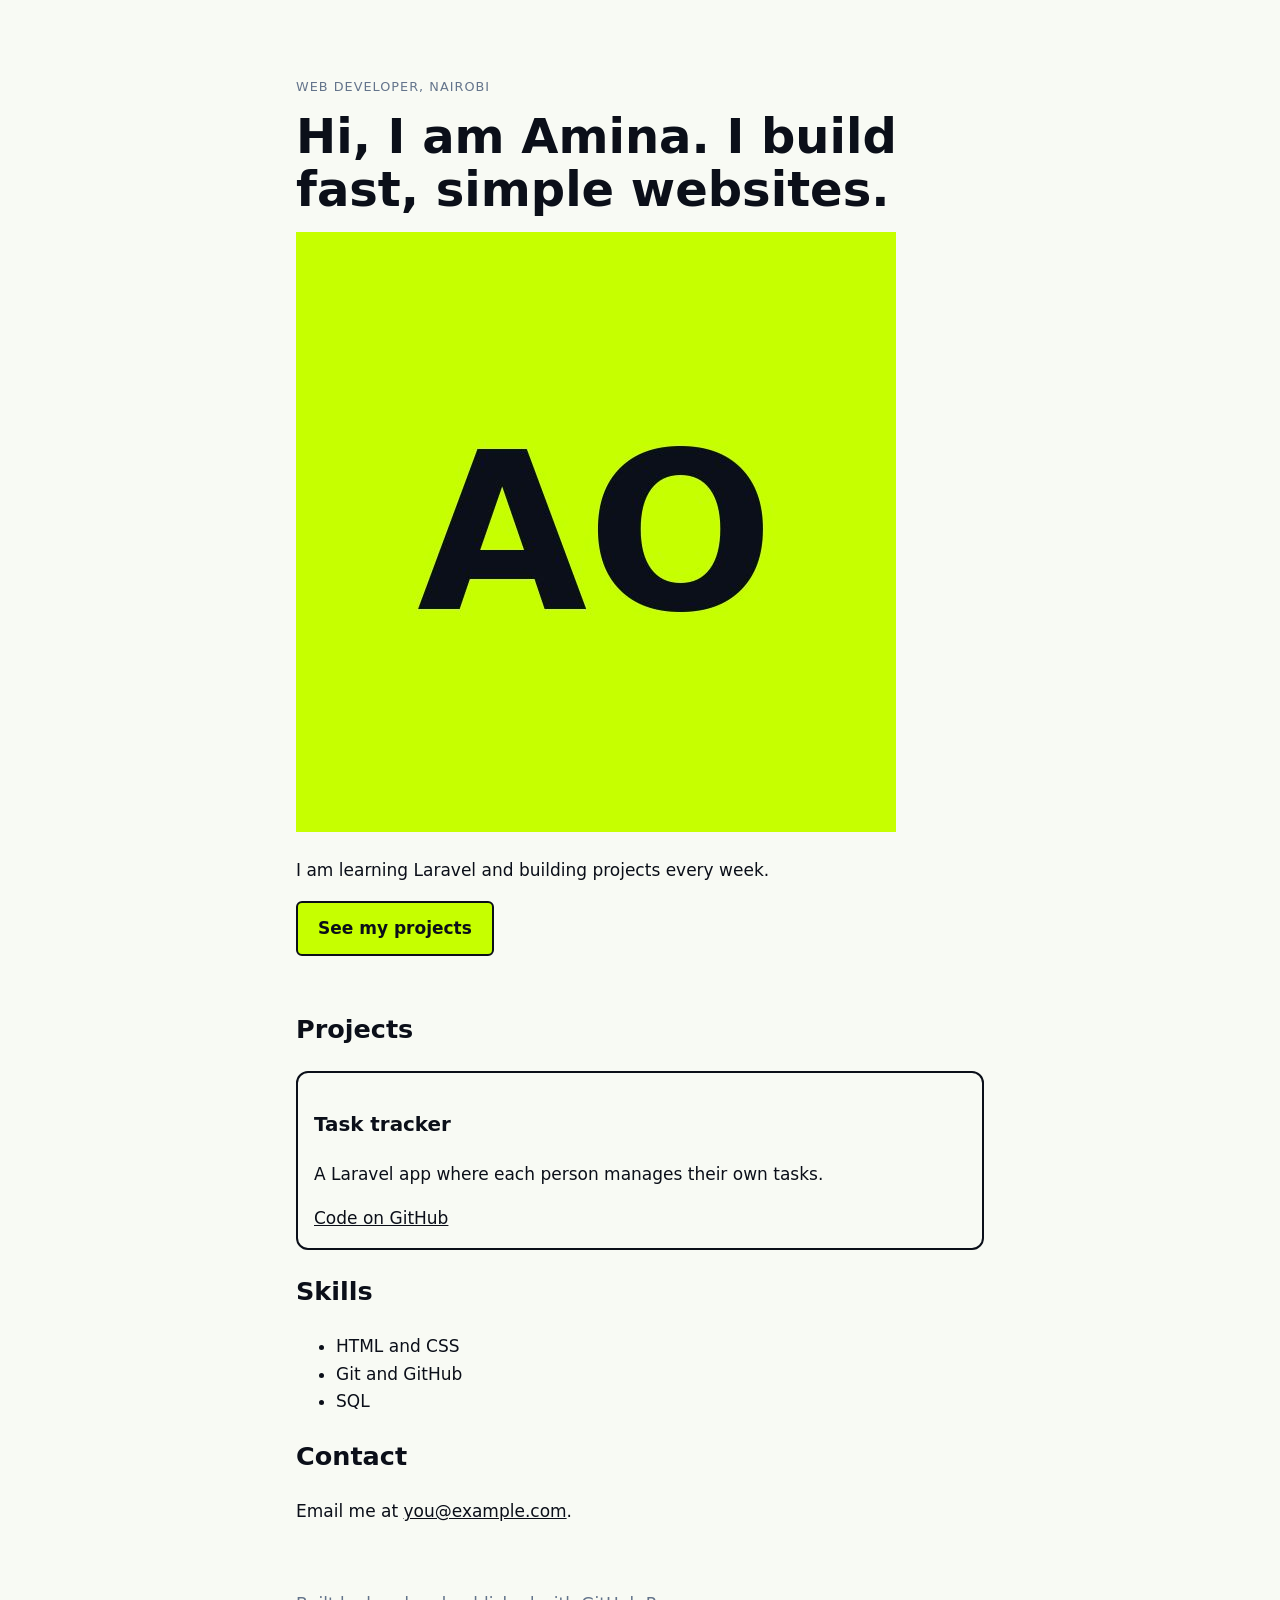
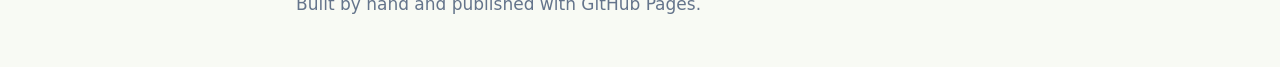
<file: finished/index.html>
<!doctype html>
<html lang="en">
<head>
  <meta charset="utf-8">
  <meta name="viewport" content="width=device-width, initial-scale=1">
  <title>Amina Otieno, web developer</title>
  <meta name="description" content="Amina Otieno builds fast, accessible websites with Laravel. Projects, skills and contact.">
  <link rel="stylesheet" href="styles.css">
</head>
<body>
  <header class="wrap">
    <p class="kicker">Web developer, Nairobi</p>
    <h1>Hi, I am Amina. I build fast, simple websites.</h1>
    <img src="images/me.jpg" alt="Placeholder avatar: the letters AO on a lime square" width="600" height="600">
    <p>I am learning Laravel and building projects every week.</p>
    <a class="button" href="#projects">See my projects</a>
  </header>

  <main class="wrap">
    <section id="projects">
      <h2>Projects</h2>
      <article class="card">
        <h3>Task tracker</h3>
        <p>A Laravel app where each person manages their own tasks.</p>
        <a href="https://github.com/your-username/task-tracker">Code on GitHub</a>
      </article>
    </section>

    <section id="skills">
      <h2>Skills</h2>
      <ul>
        <li>HTML and CSS</li>
        <li>Git and GitHub</li>
        <li>SQL</li>
      </ul>
    </section>

    <section id="contact">
      <h2>Contact</h2>
      <p>Email me at <a href="mailto:you@example.com">you@example.com</a>.</p>
    </section>
  </main>

  <footer class="wrap"><p>Built by hand and published with GitHub Pages.</p></footer>
</body>
</html>
</file>
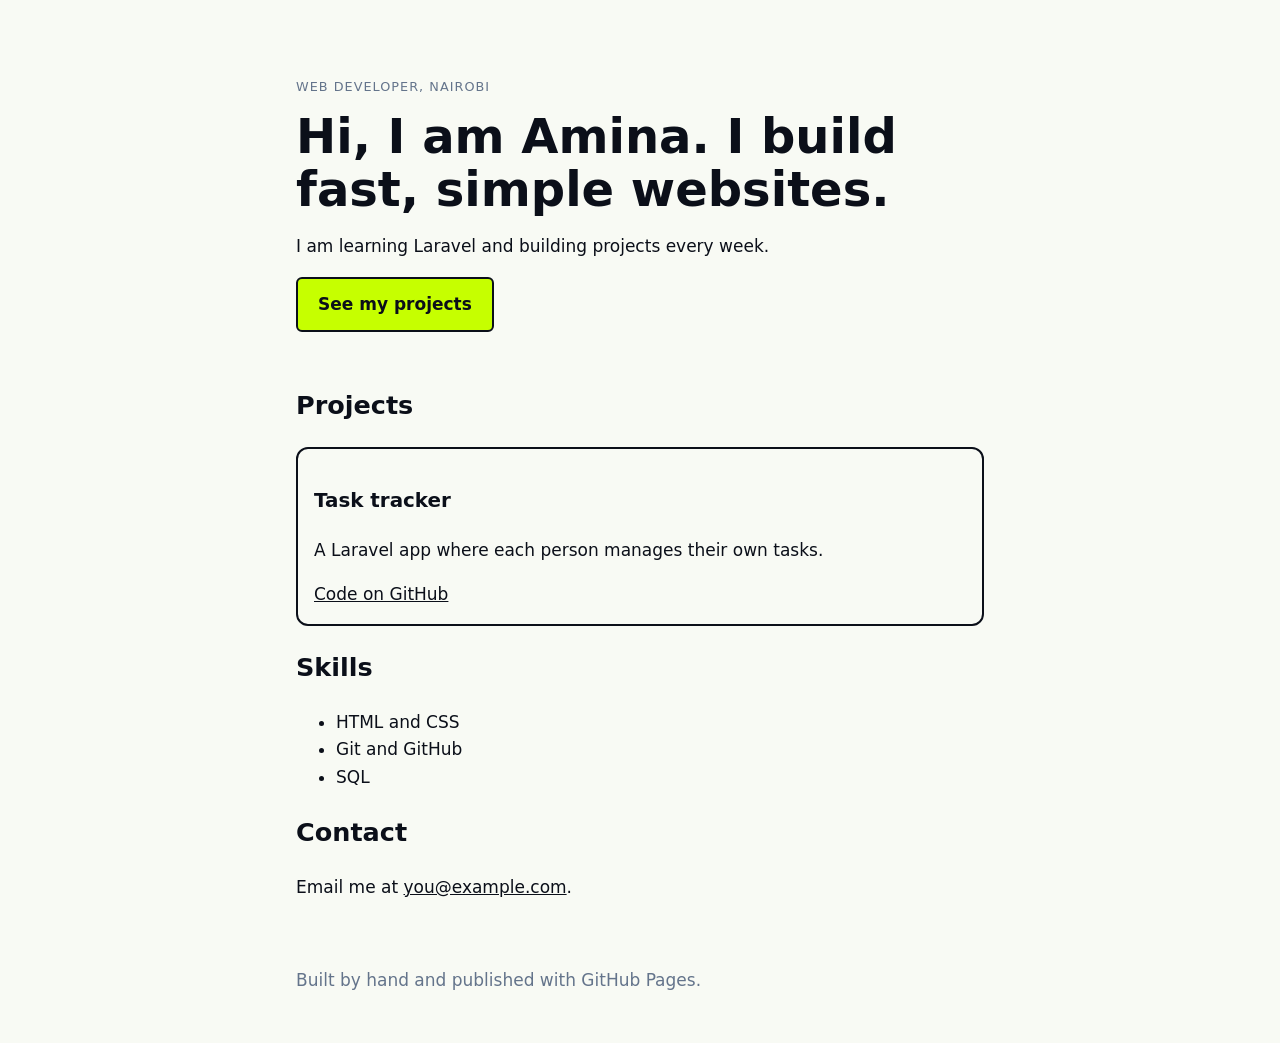
<file: starter/index.html>
<!doctype html>
<html lang="en">
<head>
  <meta charset="utf-8">
  <meta name="viewport" content="width=device-width, initial-scale=1">
  <title>Amina Otieno, web developer</title>
  <meta name="description" content="Amina Otieno builds fast, accessible websites with Laravel. Projects, skills and contact.">
  <link rel="stylesheet" href="styles.css">
</head>
<body>
  <header class="wrap">
    <p class="kicker">Web developer, Nairobi</p>
    <h1>Hi, I am Amina. I build fast, simple websites.</h1>
    <p>I am learning Laravel and building projects every week.</p>
    <a class="button" href="#projects">See my projects</a>
  </header>

  <main class="wrap">
    <section id="projects">
      <h2>Projects</h2>
      <article class="card">
        <h3>Task tracker</h3>
        <p>A Laravel app where each person manages their own tasks.</p>
        <a href="https://github.com/your-username/task-tracker">Code on GitHub</a>
      </article>
    </section>

    <section id="skills">
      <h2>Skills</h2>
      <ul>
        <li>HTML and CSS</li>
        <li>Git and GitHub</li>
        <li>SQL</li>
      </ul>
    </section>

    <section id="contact">
      <h2>Contact</h2>
      <p>Email me at <a href="mailto:you@example.com">you@example.com</a>.</p>
    </section>
  </main>

  <footer class="wrap"><p>Built by hand and published with GitHub Pages.</p></footer>
</body>
</html>
</file>
<file: finished/styles.css>
:root {
  --ink: #0b0f19;
  --paper: #f8faf4;
  --accent: #c6ff00;
  --muted: #64748b;
}

* { box-sizing: border-box; }

body {
  margin: 0;
  font-family: system-ui, sans-serif;
  font-size: 1.0625rem;
  line-height: 1.6;
  color: var(--ink);
  background: var(--paper);
}

.wrap { max-width: 720px; margin: 0 auto; padding-inline: 16px; }

header { padding-block: 64px 32px; }
h1 { font-size: clamp(2rem, 6vw, 3rem); line-height: 1.1; margin: 8px 0 16px; }
.kicker { text-transform: uppercase; letter-spacing: .08em; font-size: .8rem; color: var(--muted); }

.button {
  display: inline-block;
  padding: 12px 20px;
  border: 2px solid var(--ink);
  border-radius: 6px;
  background: var(--accent);
  color: var(--ink);
  font-weight: 700;
  text-decoration: none;
}

.card { border: 2px solid var(--ink); border-radius: 12px; padding: 16px; margin-bottom: 16px; }
a { color: var(--ink); overflow-wrap: anywhere; }
a:focus-visible { outline: 3px solid var(--ink); outline-offset: 3px; }
img { max-width: 100%; height: auto; }
footer { padding-block: 32px; color: var(--muted); }
</file>
<file: starter/styles.css>
:root {
  --ink: #0b0f19;
  --paper: #f8faf4;
  --accent: #c6ff00;
  --muted: #64748b;
}

* { box-sizing: border-box; }

body {
  margin: 0;
  font-family: system-ui, sans-serif;
  font-size: 1.0625rem;
  line-height: 1.6;
  color: var(--ink);
  background: var(--paper);
}

.wrap { max-width: 720px; margin: 0 auto; padding-inline: 16px; }

header { padding-block: 64px 32px; }
h1 { font-size: clamp(2rem, 6vw, 3rem); line-height: 1.1; margin: 8px 0 16px; }
.kicker { text-transform: uppercase; letter-spacing: .08em; font-size: .8rem; color: var(--muted); }

.button {
  display: inline-block;
  padding: 12px 20px;
  border: 2px solid var(--ink);
  border-radius: 6px;
  background: var(--accent);
  color: var(--ink);
  font-weight: 700;
  text-decoration: none;
}

.card { border: 2px solid var(--ink); border-radius: 12px; padding: 16px; margin-bottom: 16px; }
a { color: var(--ink); overflow-wrap: anywhere; }
a:focus-visible { outline: 3px solid var(--ink); outline-offset: 3px; }
img { max-width: 100%; height: auto; }
footer { padding-block: 32px; color: var(--muted); }
</file>
